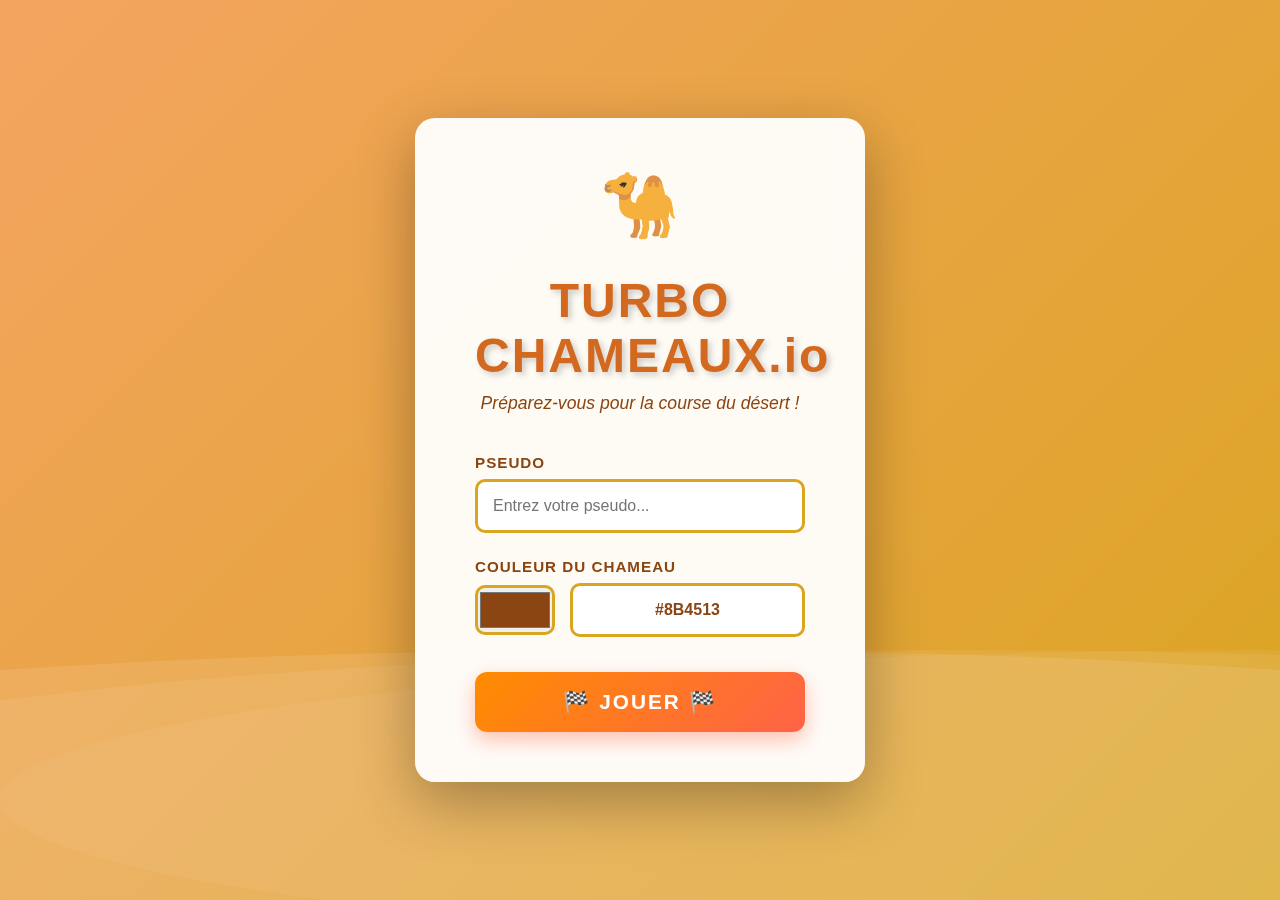
<file: clients/index.html>
<!DOCTYPE html>
<html lang="fr">
<head>
    <meta charset="UTF-8">
    <meta name="viewport" content="width=device-width, initial-scale=1.0">
    <title>TURBO CHAMEAUX.io - Lobby</title>
    <link rel="stylesheet" href="css/lobby.css">
</head>
<body>
    <div class="background">
        <div class="dune"></div>
        <div class="dune"></div>
        <div class="dune"></div>
    </div>

    <div class="lobby-container">
        <div class="camel-icon">🐪</div>
        <h1>TURBO CHAMEAUX.io</h1>
        <p class="subtitle">Préparez-vous pour la course du désert !</p>

        <form id="lobbyForm">
            <div class="form-group">
                <label for="pseudo">Pseudo</label>
                <input 
                    type="text" 
                    id="pseudo" 
                    name="pseudo" 
                    placeholder="Entrez votre pseudo..." 
                    maxlength="15"
                    required
                >
            </div>

            <div class="form-group">
                <label for="camelColor">Couleur du chameau</label>
                <div class="color-picker-container">
                    <input 
                        type="color" 
                        id="camelColor" 
                        name="camelColor" 
                        value="#8B4513"
                    >
                    <div class="color-preview" id="colorPreview">#8B4513</div>
                </div>
            </div>

            <button type="submit" class="play-button" id="playButton">
                🏁 JOUER 🏁
            </button>

            <div class="error-message" id="errorMessage"></div>
        </form>
    </div>

    <script src="js/lobby.js"></script>
</body>
</html>
</file>
<file: clients/css/lobby.css>
* {
    margin: 0;
    padding: 0;
    box-sizing: border-box;
}

body {
    font-family: 'Arial', sans-serif;
    background: linear-gradient(135deg, #f4a460 0%, #daa520 100%);
    display: flex;
    justify-content: center;
    align-items: center;
    min-height: 100vh;
    overflow: hidden;
}

/* Dunes animées en arrière-plan */
.background {
    position: absolute;
    width: 100%;
    height: 100%;
    overflow: hidden;
    z-index: 0;
}

.dune {
    position: absolute;
    bottom: -50px;
    width: 200%;
    height: 300px;
    background: rgba(255, 255, 255, 0.1);
    border-radius: 50%;
    animation: wave 20s ease-in-out infinite;
}

.dune:nth-child(1) { 
    animation-delay: 0s; 
    left: -50%; 
}

.dune:nth-child(2) { 
    animation-delay: -5s; 
    left: -25%; 
    opacity: 0.7; 
}

.dune:nth-child(3) { 
    animation-delay: -10s; 
    left: 0%; 
    opacity: 0.5; 
}

@keyframes wave {
    0%, 100% { transform: translateY(0px); }
    50% { transform: translateY(-30px); }
}

/* Container principal */
.lobby-container {
    position: relative;
    z-index: 1;
    background: rgba(255, 255, 255, 0.95);
    padding: 50px 60px;
    border-radius: 20px;
    box-shadow: 0 20px 60px rgba(0, 0, 0, 0.3);
    text-align: center;
    max-width: 450px;
    width: 90%;
    backdrop-filter: blur(10px);
}

/* Titre */
h1 {
    font-size: 3em;
    color: #d2691e;
    margin-bottom: 10px;
    text-shadow: 3px 3px 6px rgba(0, 0, 0, 0.2);
    font-weight: bold;
    letter-spacing: 2px;
}

.subtitle {
    color: #8b4513;
    font-size: 1.1em;
    margin-bottom: 40px;
    font-style: italic;
}

/* Emoji chameau */
.camel-icon {
    font-size: 4em;
    margin-bottom: 30px;
    animation: bounce 2s ease-in-out infinite;
}

@keyframes bounce {
    0%, 100% { transform: translateY(0); }
    50% { transform: translateY(-20px); }
}

/* Formulaire */
.form-group {
    margin-bottom: 25px;
    text-align: left;
}

label {
    display: block;
    color: #8b4513;
    font-weight: bold;
    margin-bottom: 8px;
    font-size: 0.95em;
    text-transform: uppercase;
    letter-spacing: 1px;
}

input[type="text"] {
    width: 100%;
    padding: 15px;
    border: 3px solid #daa520;
    border-radius: 10px;
    font-size: 1em;
    transition: all 0.3s ease;
    background: #fff;
}

input[type="text"]:focus {
    outline: none;
    border-color: #ff8c00;
    box-shadow: 0 0 15px rgba(255, 140, 0, 0.3);
}

/* Color picker custom */
.color-picker-container {
    display: flex;
    align-items: center;
    gap: 15px;
}

input[type="color"] {
    width: 80px;
    height: 50px;
    border: 3px solid #daa520;
    border-radius: 10px;
    cursor: pointer;
    transition: all 0.3s ease;
}

input[type="color"]:hover {
    transform: scale(1.1);
    border-color: #ff8c00;
}

.color-preview {
    flex: 1;
    padding: 15px;
    border: 3px solid #daa520;
    border-radius: 10px;
    font-weight: bold;
    color: #8b4513;
    background: #fff;
    text-align: center;
}

/* Bouton jouer */
.play-button {
    width: 100%;
    padding: 18px;
    background: linear-gradient(135deg, #ff8c00 0%, #ff6347 100%);
    color: white;
    border: none;
    border-radius: 12px;
    font-size: 1.3em;
    font-weight: bold;
    cursor: pointer;
    transition: all 0.3s ease;
    text-transform: uppercase;
    letter-spacing: 2px;
    box-shadow: 0 8px 20px rgba(255, 99, 71, 0.4);
    margin-top: 10px;
}

.play-button:hover {
    transform: translateY(-3px);
    box-shadow: 0 12px 30px rgba(255, 99, 71, 0.6);
    background: linear-gradient(135deg, #ff6347 0%, #ff8c00 100%);
}

.play-button:active {
    transform: translateY(0);
}

.play-button:disabled {
    background: #ccc;
    cursor: not-allowed;
    box-shadow: none;
}

/* Messages d'erreur */
.error-message {
    color: #d32f2f;
    font-size: 0.9em;
    margin-top: 10px;
    display: none;
    background: #ffebee;
    padding: 10px;
    border-radius: 8px;
    border-left: 4px solid #d32f2f;
}

.error-message.show {
    display: block;
}
</file>
